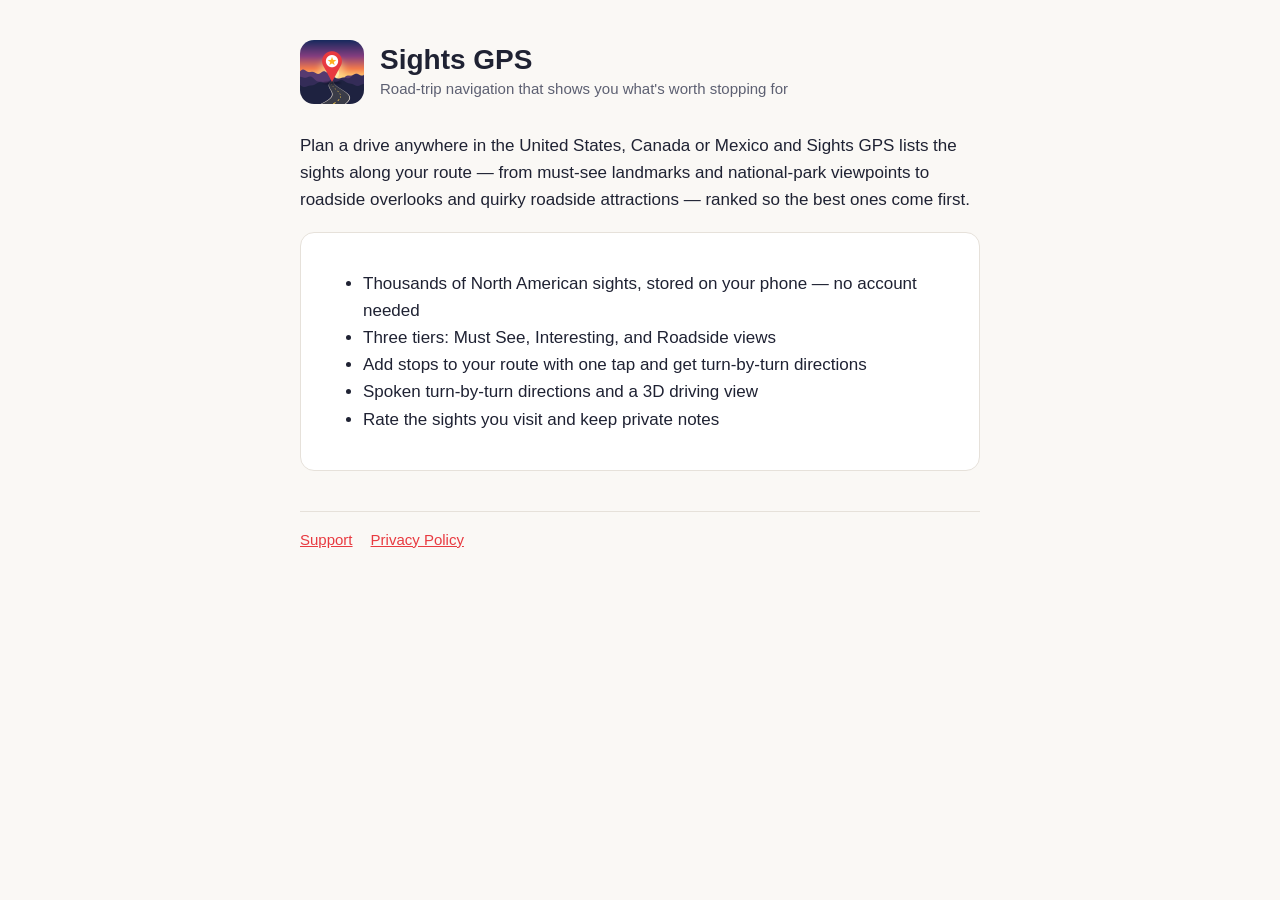
<file: index.html>
<!doctype html>
<html lang="en"><head><meta charset="utf-8"><meta name="viewport" content="width=device-width, initial-scale=1">
<title>Sights GPS</title><link rel="icon" href="icon.png"><link rel="stylesheet" href="style.css"></head>
<body><main>
<header><img src="icon.png" alt=""><div><h1>Sights GPS</h1><div class="muted">Road-trip navigation that shows you what's worth stopping for</div></div></header>
<p>Plan a drive anywhere in the United States, Canada or Mexico and Sights GPS lists the sights along your route — from must-see landmarks and national-park viewpoints to roadside overlooks and quirky roadside attractions — ranked so the best ones come first.</p>
<div class="card">
<ul>
<li>Thousands of North American sights, stored on your phone — no account needed</li>
<li>Three tiers: Must See, Interesting, and Roadside views</li>
<li>Add stops to your route with one tap and get turn-by-turn directions</li>
<li>Spoken turn-by-turn directions and a 3D driving view</li>
<li>Rate the sights you visit and keep private notes</li>
</ul>
</div>
<nav><a href="support.html">Support</a><a href="privacy.html">Privacy Policy</a></nav>
</main></body></html>
</file>
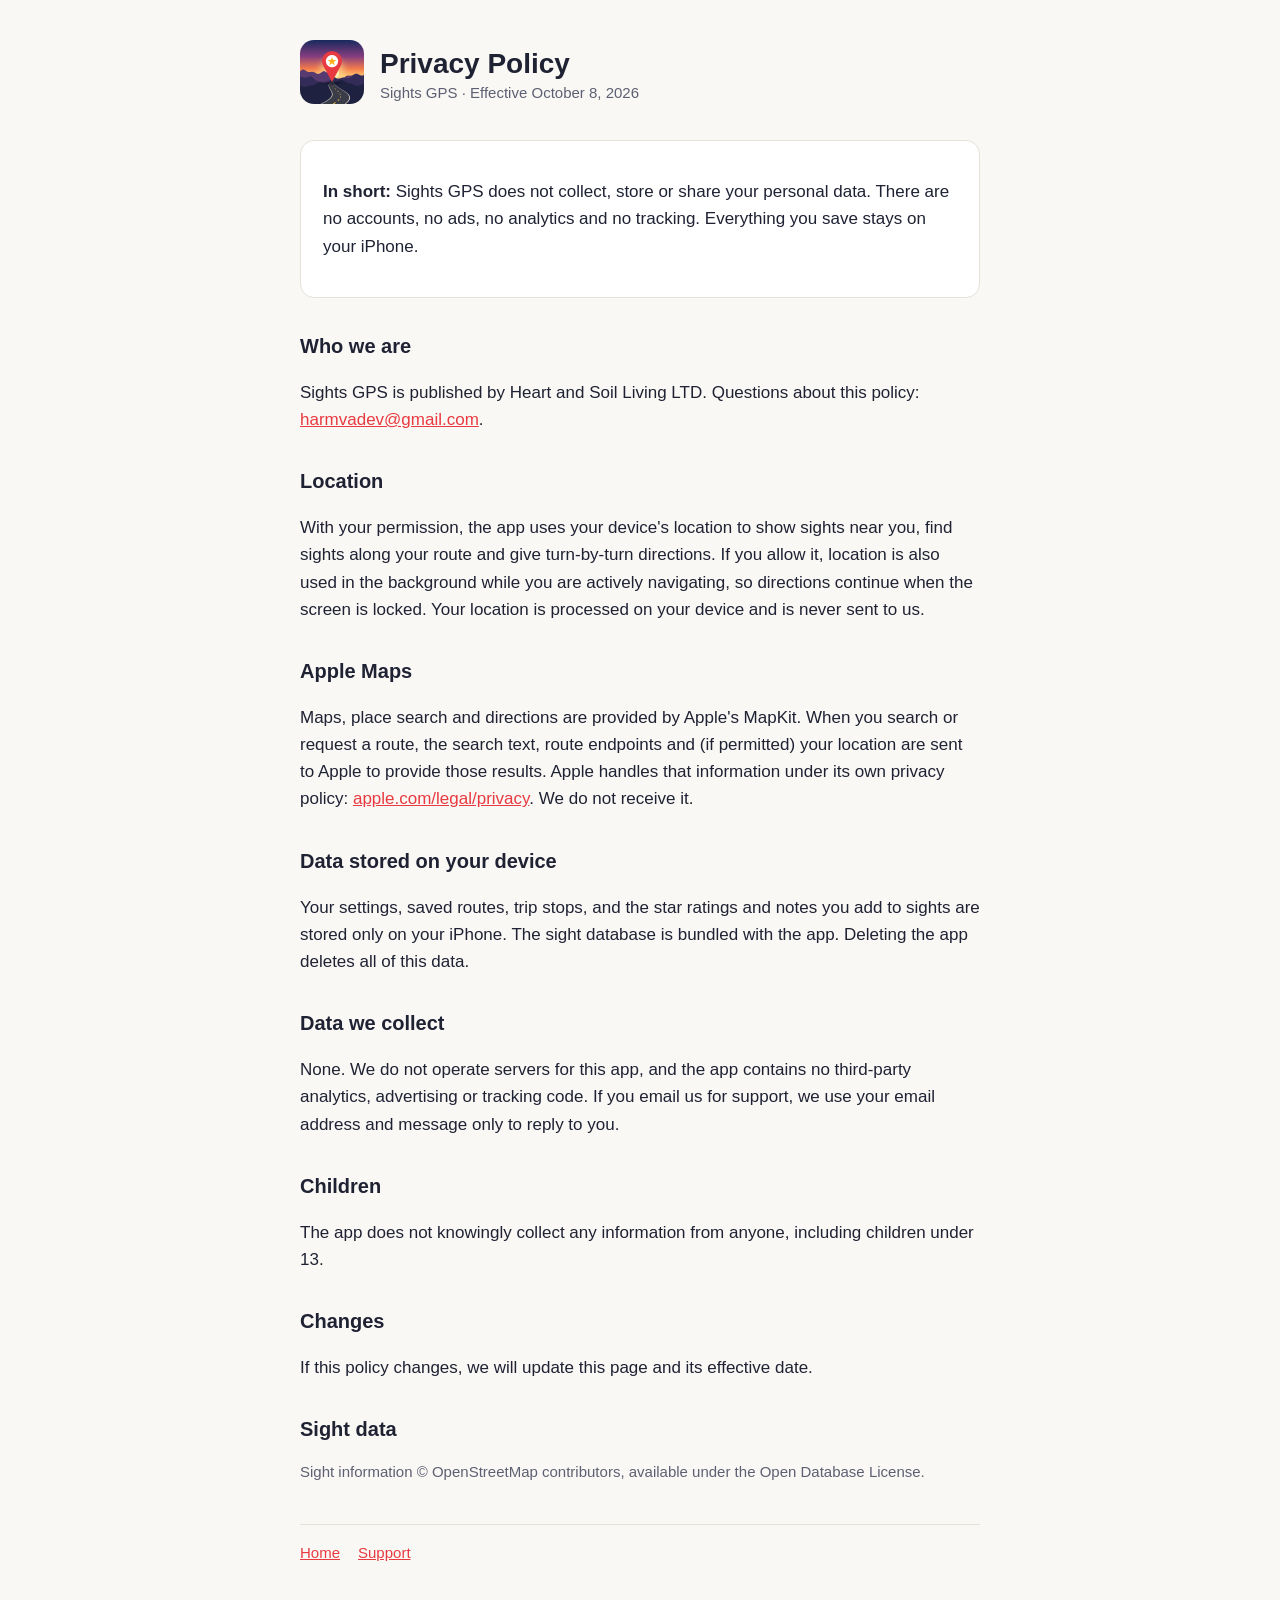
<file: privacy.html>
<!doctype html>
<html lang="en"><head><meta charset="utf-8"><meta name="viewport" content="width=device-width, initial-scale=1">
<title>Sights GPS Privacy Policy</title><link rel="icon" href="icon.png"><link rel="stylesheet" href="style.css"></head>
<body><main>
<header><a href="index.html"><img src="icon.png" alt="Sights GPS"></a><div><h1>Privacy Policy</h1><div class="muted">Sights GPS · Effective October 8, 2026</div></div></header>
<div class="card"><p><strong>In short:</strong> Sights GPS does not collect, store or share your personal data. There are no accounts, no ads, no analytics and no tracking. Everything you save stays on your iPhone.</p></div>

<h2>Who we are</h2>
<p>Sights GPS is published by Heart and Soil Living LTD. Questions about this policy: <a href="mailto:harmvadev@gmail.com">harmvadev@gmail.com</a>.</p>

<h2>Location</h2>
<p>With your permission, the app uses your device's location to show sights near you, find sights along your route and give turn-by-turn directions. If you allow it, location is also used in the background while you are actively navigating, so directions continue when the screen is locked. Your location is processed on your device and is never sent to us.</p>

<h2>Apple Maps</h2>
<p>Maps, place search and directions are provided by Apple's MapKit. When you search or request a route, the search text, route endpoints and (if permitted) your location are sent to Apple to provide those results. Apple handles that information under its own privacy policy: <a href="https://www.apple.com/legal/privacy/">apple.com/legal/privacy</a>. We do not receive it.</p>

<h2>Data stored on your device</h2>
<p>Your settings, saved routes, trip stops, and the star ratings and notes you add to sights are stored only on your iPhone. The sight database is bundled with the app. Deleting the app deletes all of this data.</p>

<h2>Data we collect</h2>
<p>None. We do not operate servers for this app, and the app contains no third-party analytics, advertising or tracking code. If you email us for support, we use your email address and message only to reply to you.</p>

<h2>Children</h2>
<p>The app does not knowingly collect any information from anyone, including children under 13.</p>

<h2>Changes</h2>
<p>If this policy changes, we will update this page and its effective date.</p>

<h2>Sight data</h2>
<p class="muted">Sight information © OpenStreetMap contributors, available under the Open Database License.</p>
<nav><a href="index.html">Home</a><a href="support.html">Support</a></nav>
</main></body></html>
</file>
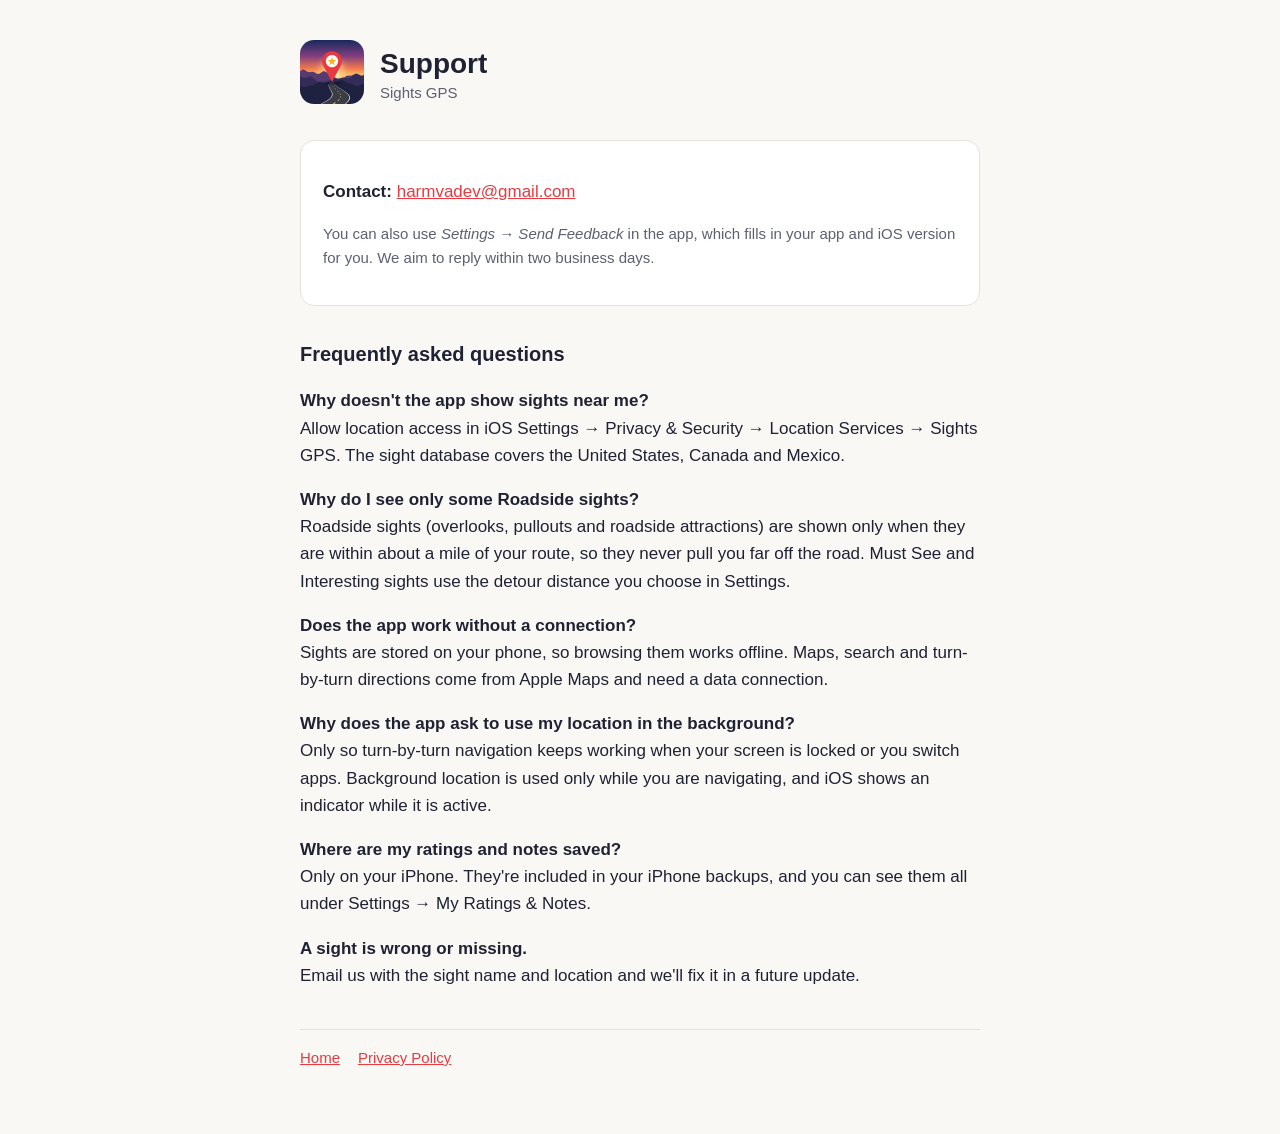
<file: support.html>
<!doctype html>
<html lang="en"><head><meta charset="utf-8"><meta name="viewport" content="width=device-width, initial-scale=1">
<title>Sights GPS Support</title><link rel="icon" href="icon.png"><link rel="stylesheet" href="style.css"></head>
<body><main>
<header><a href="index.html"><img src="icon.png" alt="Sights GPS"></a><div><h1>Support</h1><div class="muted">Sights GPS</div></div></header>
<div class="card">
<p><strong>Contact:</strong> <a href="mailto:harmvadev@gmail.com?subject=Sights%20GPS%20support">harmvadev@gmail.com</a></p>
<p class="muted">You can also use <em>Settings → Send Feedback</em> in the app, which fills in your app and iOS version for you. We aim to reply within two business days.</p>
</div>
<h2>Frequently asked questions</h2>
<p><strong>Why doesn't the app show sights near me?</strong><br>Allow location access in iOS Settings → Privacy &amp; Security → Location Services → Sights GPS. The sight database covers the United States, Canada and Mexico.</p>
<p><strong>Why do I see only some Roadside sights?</strong><br>Roadside sights (overlooks, pullouts and roadside attractions) are shown only when they are within about a mile of your route, so they never pull you far off the road. Must See and Interesting sights use the detour distance you choose in Settings.</p>
<p><strong>Does the app work without a connection?</strong><br>Sights are stored on your phone, so browsing them works offline. Maps, search and turn-by-turn directions come from Apple Maps and need a data connection.</p>
<p><strong>Why does the app ask to use my location in the background?</strong><br>Only so turn-by-turn navigation keeps working when your screen is locked or you switch apps. Background location is used only while you are navigating, and iOS shows an indicator while it is active.</p>
<p><strong>Where are my ratings and notes saved?</strong><br>Only on your iPhone. They're included in your iPhone backups, and you can see them all under Settings → My Ratings &amp; Notes.</p>
<p><strong>A sight is wrong or missing.</strong><br>Email us with the sight name and location and we'll fix it in a future update.</p>
<nav><a href="index.html">Home</a><a href="privacy.html">Privacy Policy</a></nav>
</main></body></html>
</file>
<file: style.css>
:root { --bg:#faf8f5; --fg:#1f2233; --muted:#5d6072; --accent:#e83a40; --card:#fff; --line:#e6e1da; }
@media (prefers-color-scheme: dark) { :root { --bg:#16182a; --fg:#eceaf2; --muted:#a4a6b8; --card:#1f2236; --line:#2e3150; } }
* { box-sizing: border-box; }
body { margin:0; background:var(--bg); color:var(--fg); font:17px/1.6 -apple-system, BlinkMacSystemFont, "Segoe UI", Roboto, sans-serif; }
main { max-width: 720px; margin: 0 auto; padding: 40px 20px 64px; }
header { display:flex; align-items:center; gap:16px; margin-bottom:28px; }
header img { width:64px; height:64px; border-radius:14px; }
header a { color:inherit; text-decoration:none; }
h1 { font-size:28px; margin:0; line-height:1.2; }
h2 { font-size:20px; margin:32px 0 8px; }
p, li { color:var(--fg); }
.muted { color:var(--muted); font-size:15px; }
a { color:var(--accent); }
.card { background:var(--card); border:1px solid var(--line); border-radius:14px; padding:20px 22px; margin:18px 0; }
nav { margin-top:40px; padding-top:16px; border-top:1px solid var(--line); font-size:15px; }
nav a { margin-right:18px; }
</file>
